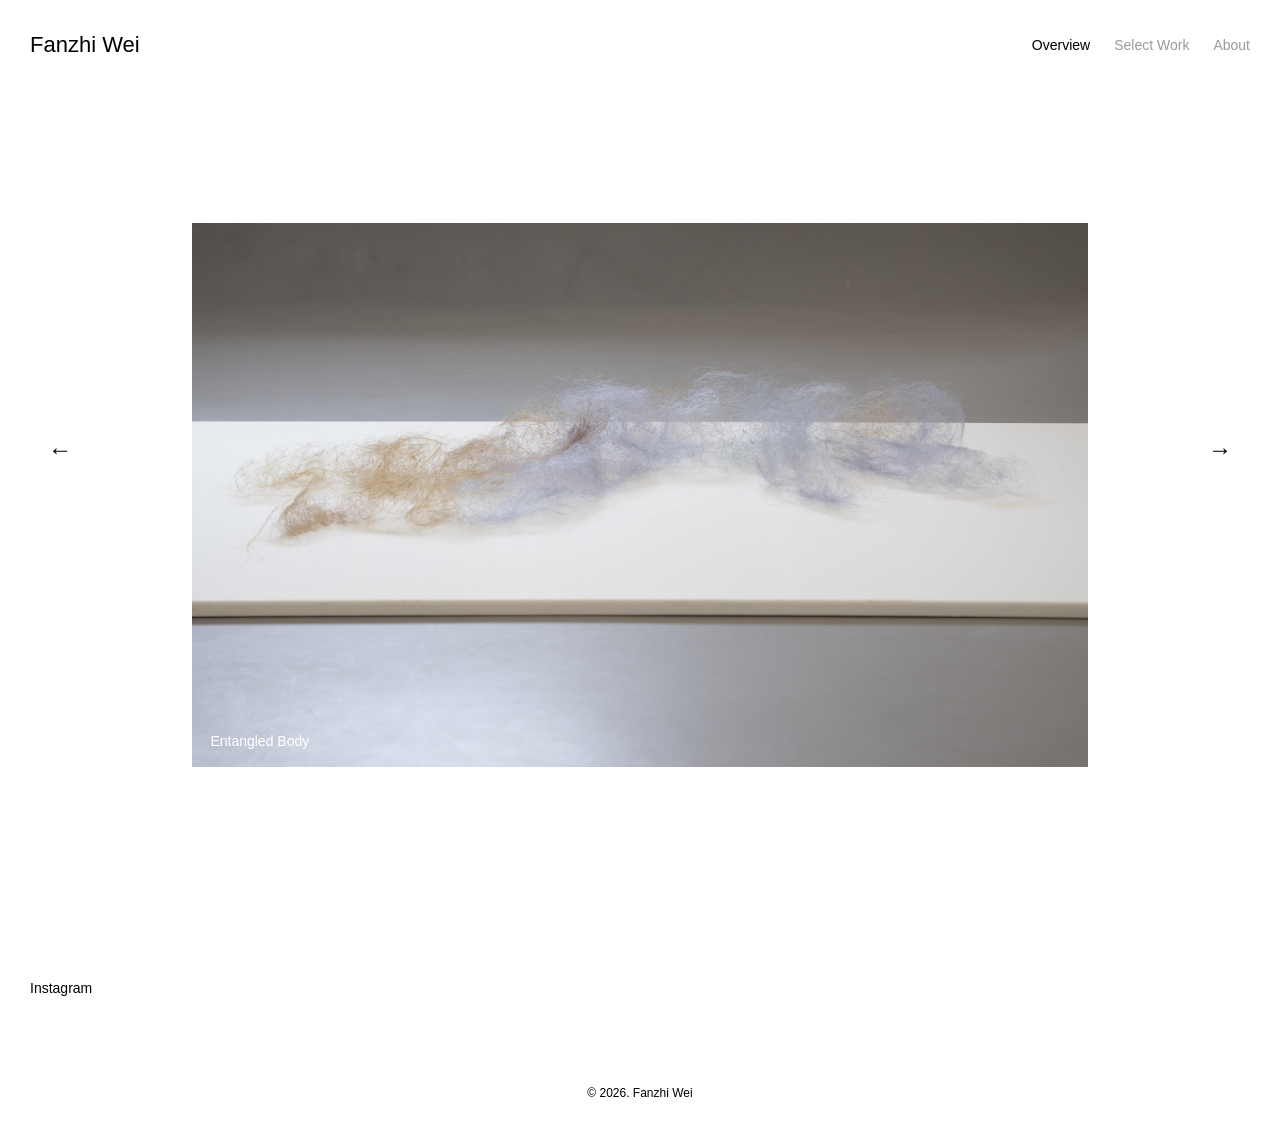
<file: index.html>
<!DOCTYPE html>
<html lang="en">
<head>
    <meta charset="UTF-8">
    <meta name="viewport" content="width=device-width, initial-scale=1.0">

    <title>Fanzhi Wei — Artist & Printmaker, London</title>

    <meta
        name="description"
        content="Fanzhi Wei is a London-based artist and printmaker working across printmaking, sculpture, fibre and ceramics. Her practice explores the body, material and traces of presence."
    >

    <link rel="stylesheet" href="style.css">
</head>

<body>

    <!-- Header -->
    <header class="site-header">

        <a href="index.html" class="artist-name">
            Fanzhi Wei
        </a>

        <nav class="main-navigation">

            <a href="index.html" class="active">
                Overview</a>

            <div class="work-menu">
                <a href="select-work.html" class="work-link">
    
                    Select Work

                </a>

                <div class="work-dropdown">

    <a href="entangled-body.html">
        Entangled Body Series
    </a>

    <a href="a-place-to-grow.html">
        A Place to Grow
    </a>

    <a href="hair-glove.html">
        Hair Glove
    </a>

    <a href="printmaking.html">
        Printmaking
    </a>

    <a href="material-trace.html">
        Material / Trace
    </a>

    <a href="ceramics.html">
        Ceramics
    </a>

</div>
            </div>

            <a href="about.html">About</a>

        </nav>

    </header>


   <!-- Main artwork area -->
<main class="overview">

    <!-- Previous button -->
    <button class="slider-button slider-prev" aria-label="Previous artwork">
        ←
    </button>


    <!-- Artwork slider -->
    <div class="artwork-scroll">



        <!-- Artwork 01 -->
        <article class="overview-artwork">

            <div class="image-container">

                <img
                    src="images/Entangled Body exhibition shooting02.png"
                    alt="Fanzhi Wei, Entangled Body, etching and hair sculpture"
                >

                <div class="artwork-title">
                    Entangled Body
                </div>

            </div>

        </article>

        <!-- Artwork 02 -->
        <article class="overview-artwork">

            <div class="image-container">

                <img
                    src="images/Entangled-Body-35x50cm.jpg"
                    alt="Fanzhi Wei, Entangled Body, etching and hair sculpture"
                >

                <div class="artwork-title">
                    Entangled Body
                </div>

            </div>

        </article>
        <!-- Artwork 03 -->
        <article class="overview-artwork">

            <div class="image-container">

                <img
                    src="images/A-Place-to-Grow-exhibitionshooting01.jpg"
                    alt="Fanzhi Wei, A Place to Grow, hair sculpture"
                >

                <div class="artwork-title">
                    A Place to Grow
                </div>

            </div>

        </article>

        

        <!-- Artwork 04 -->
        <article class="overview-artwork">

            <div class="image-container">

                <img
                    src="images/Hair-Glove-13 x20cm.jpg"
                    alt="Fanzhi Wei, Hair Glove, hair sculpture"
                >

                <div class="artwork-title">
                    Hair Glove
                </div>

            </div>

        </article>

        <!-- Artwork 05 -->
        <article class="overview-artwork">

            <div class="image-container">

                <img
                    src="images/Occupied-Absence.JPG"
                    alt="Fanzhi Wei, Occupied Absence，artwork and fibric work"
                >

                <div class="artwork-title">
                    Occupied Absence
                </div>

            </div>

        </article>


    </div>


    <!-- Next button -->
    <button class="slider-button slider-next" aria-label="Next artwork">
        →
    </button>



</main>

        <!-- Instagram -->
    <a 
        href="https://www.instagram.com/fanzhiweiart/"
        target="_blank"
        class="instagram"
        aria-label="Instagram"
    >
        Instagram
    </a>


    
<script>

document.addEventListener("DOMContentLoaded", function () {

    const artworkScroll =
        document.querySelector(".artwork-scroll");

    const artworks =
        Array.from(
            document.querySelectorAll(".overview-artwork")
        );

    const prevButton =
        document.querySelector(".slider-prev");

    const nextButton =
        document.querySelector(".slider-next");


    if (
        !artworkScroll ||
        artworks.length === 0 ||
        !prevButton ||
        !nextButton
    ) {
        return;
    }


    /* =========================
       Create clones
    ========================= */

    const firstClone =
        artworks[0].cloneNode(true);

    const lastClone =
        artworks[artworks.length - 1].cloneNode(true);


    firstClone.classList.add("slider-clone");

    lastClone.classList.add("slider-clone");


    artworkScroll.appendChild(firstClone);

    artworkScroll.insertBefore(
        lastClone,
        artworkScroll.firstChild
    );


    const allArtworks =
        Array.from(
            artworkScroll.querySelectorAll(
                ".overview-artwork"
            )
        );


    /*
    Original first artwork is now index 1.
    */

    let currentIndex = 1;


    /* =========================
       Initial position
    ========================= */

    function setInitialPosition() {

        allArtworks[currentIndex].scrollIntoView({

            behavior: "instant",

            block: "nearest",

            inline: "center"

        });

    }


    setInitialPosition();


    /* =========================
       Move artwork
    ========================= */

    function moveTo(index) {

        currentIndex = index;


        allArtworks[currentIndex].scrollIntoView({

            behavior: "smooth",

            block: "nearest",

            inline: "center"

        });


        /*
        If moving to the clone,
        correct the position after
        the animation finishes.
        */

        setTimeout(function () {


            /*
            Last clone
            */

            if (currentIndex === 0) {

                currentIndex =
                    artworks.length;

                allArtworks[currentIndex].scrollIntoView({

                    behavior: "instant",

                    block: "nearest",

                    inline: "center"

                });

            }


            /*
            First clone
            */

            if (
                currentIndex ===
                allArtworks.length - 1
            ) {

                currentIndex = 1;

                allArtworks[currentIndex].scrollIntoView({

                    behavior: "instant",

                    block: "nearest",

                    inline: "center"

                });

            }

        }, 450);

    }


    /* =========================
       Next
    ========================= */

    nextButton.addEventListener(
        "click",
        function () {

            moveTo(
                currentIndex + 1
            );

        }
    );


    /* =========================
       Previous
    ========================= */

    prevButton.addEventListener(
        "click",
        function () {

            moveTo(
                currentIndex - 1
            );

        }
    );


    /* =========================
       Mouse wheel
    ========================= */

    artworkScroll.addEventListener(
        "wheel",
        function (event) {

            if (
                Math.abs(event.deltaY) <=
                Math.abs(event.deltaX)
            ) {

                return;

            }


            event.preventDefault();


            if (event.deltaY > 0) {

                moveTo(
                    currentIndex + 1
                );

            } else {

                moveTo(
                    currentIndex - 1
                );

            }

        },
        {
            passive: false
        }
    );

});

</script>
    <footer class="site-footer">
    © 2026. Fanzhi Wei
</footer>
</body>
</html>
</file>
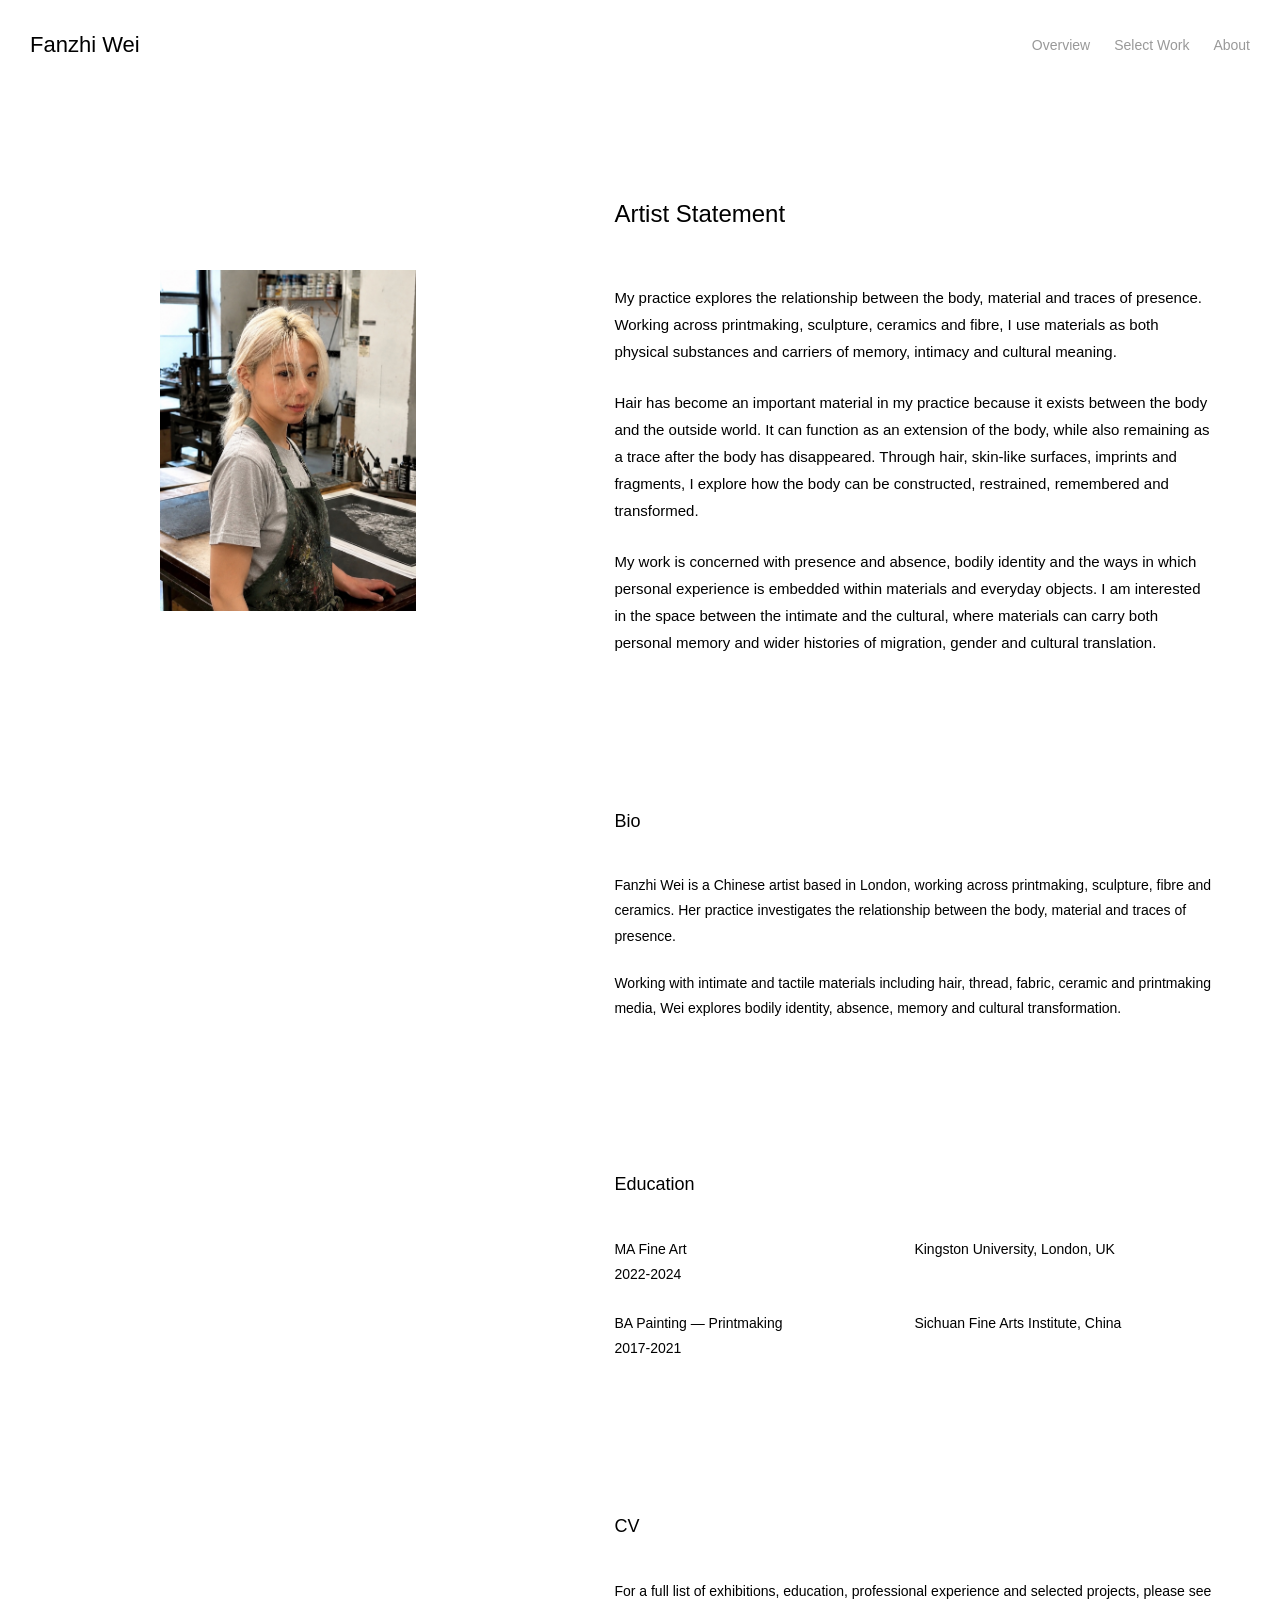
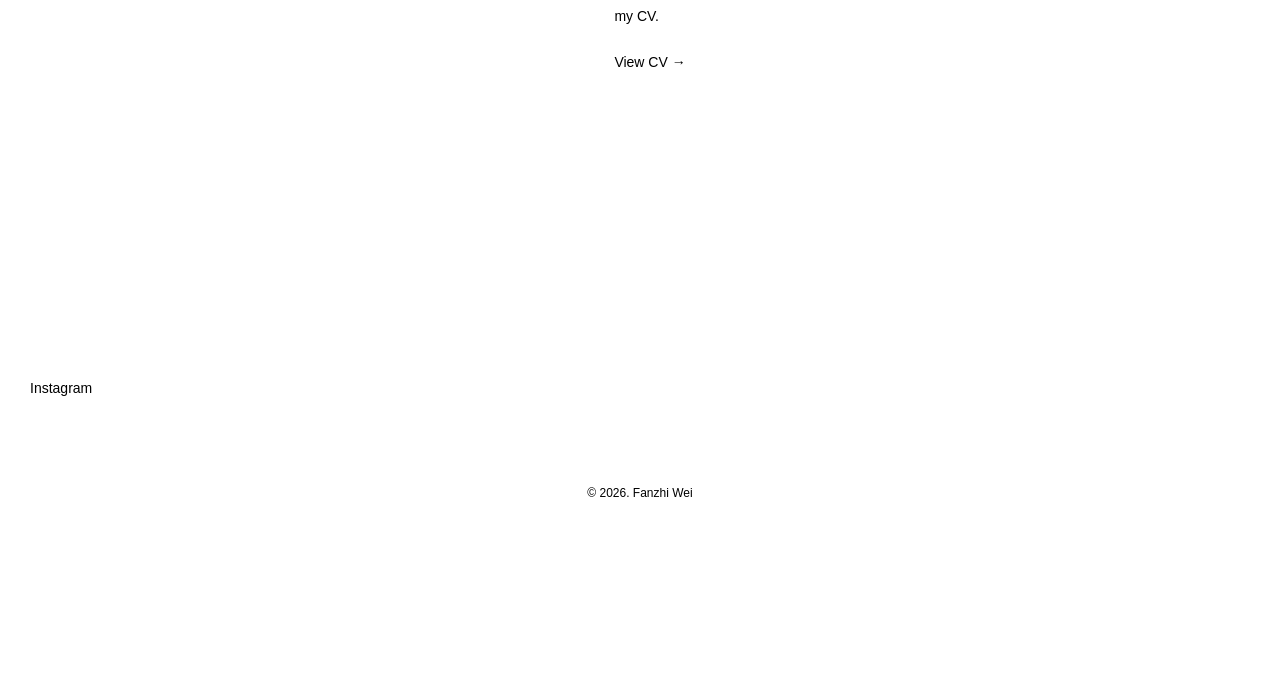
<file: about.html>
<!DOCTYPE html>
<html lang="en">

<head>

    <meta charset="UTF-8">

    <meta
        name="viewport"
        content="width=device-width, initial-scale=1.0"
    >

    <title>About — Fanzhi Wei — Artist & Printmaker, London</title>

    <link
        rel="stylesheet"
        href="style.css"
    >

</head>


<body>


    <!-- Header -->

    <header class="site-header">

        <a
            href="index.html"
            class="artist-name"
        >
            Fanzhi Wei
        </a>


        <nav class="main-navigation">

            <a href="index.html">
                Overview
            </a>


            <div class="work-menu">

                <a
                    href="select-work.html"
                    class="work-link"
                >
                    Select Work
                </a>


                <div class="work-dropdown">

                    <a href="entangled-body.html">
                        Entangled Body Series
                    </a>

                    <a href="a-place-to-grow.html">
                        A Place to Grow
                    </a>

                    <a href="hair-glove.html">
                        Hair Glove
                    </a>

                    <a href="printmaking.html">
                        Printmaking
                    </a>

                    <a href="material-trace.html">
                        Material / Trace
                    </a>

                    <a href="ceramics.html">
                        Ceramics
                    </a>

                </div>

            </div>


            <a href="about.html">About</a>

        </nav>

    </header>



    <!-- About Page -->

    <main class="about-page">


        <main class="about-page">

    <div class="about-layout">

        <!-- Artist Photo -->

        <div class="about-photo">

            <img
                src="images/fanzhhi.jpg"
                alt="Fanzhi Wei"
            >

        </div>


        <!-- About Content -->

        <div class="about-content">


            <!-- Artist Statement -->

            <section class="about-section artist-statement-section">

                <h1>
                    Artist Statement
                </h1>


                <div class="about-statement">

                    <p>
                        My practice explores the relationship between the body,
                        material and traces of presence. Working across
                        printmaking, sculpture, ceramics and fibre, I use
                        materials as both physical substances and carriers of
                        memory, intimacy and cultural meaning.
                    </p>


                    <p>
                        Hair has become an important material in my practice
                        because it exists between the body and the outside
                        world. It can function as an extension of the body,
                        while also remaining as a trace after the body has
                        disappeared. Through hair, skin-like surfaces,
                        imprints and fragments, I explore how the body can be
                        constructed, restrained, remembered and transformed.
                    </p>


                    <p>
                        My work is concerned with presence and absence, bodily
                        identity and the ways in which personal experience is
                        embedded within materials and everyday objects. I am
                        interested in the space between the intimate and the
                        cultural, where materials can carry both personal
                        memory and wider histories of migration, gender and
                        cultural translation.
                    </p>

                </div>

            </section>


            <!-- Bio -->

            <section class="about-section">

                <h2>
                    Bio
                </h2>

                <div class="about-text">

                    <p>
                        Fanzhi Wei is a Chinese artist based in London, working
                        across printmaking, sculpture, fibre and ceramics.
                        Her practice investigates the relationship between the
                        body, material and traces of presence.
                    </p>

                    <p>
                        Working with intimate and tactile materials including
                        hair, thread, fabric, ceramic and printmaking media,
                        Wei explores bodily identity, absence, memory and
                        cultural transformation.
                    </p>

                </div>

            </section>


            <!-- Education -->

            <section class="about-section">

                <h2>
                    Education
                </h2>

                <div class="about-list">

                    <div class="about-list-item">

                        <strong>
                            MA Fine Art
                        </strong>

                        <span>
                            Kingston University, London, UK
                        </span>


                        <span>
                           2022-2024
                        </span>

                    </div>

                    <div class="about-list-item">

                        <strong>
                            BA Painting — Printmaking
                        </strong>

                        <span>
                            Sichuan Fine Arts Institute, China
                        </span>


                        <span>
                            2017-2021
                        </span>



                    </div>

                </div>

            </section>


           


            <!-- CV -->

            <section class="about-section cv-section">

                <h2>
                    CV
                </h2>

                <div class="cv-content">

                    <p>
                        For a full list of exhibitions, education,
                        professional experience and selected projects,
                        please see my CV.
                    </p>

                    <a
                        href="Fanzhicv.pdf"
                        target="_blank"
                        class="cv-link"
                    >
                        View CV →
                    </a>

                </div>

            </section>

        </div>

    </div>

</main>



    <!-- Instagram -->

    <a
        href="https://www.instagram.com/fanzhiweiart/"
        target="_blank"
        class="instagram"
        aria-label="Instagram"
    >
        Instagram
    </a>

<footer class="site-footer">
    © 2026. Fanzhi Wei
</footer>

</body>

</html>
</file>
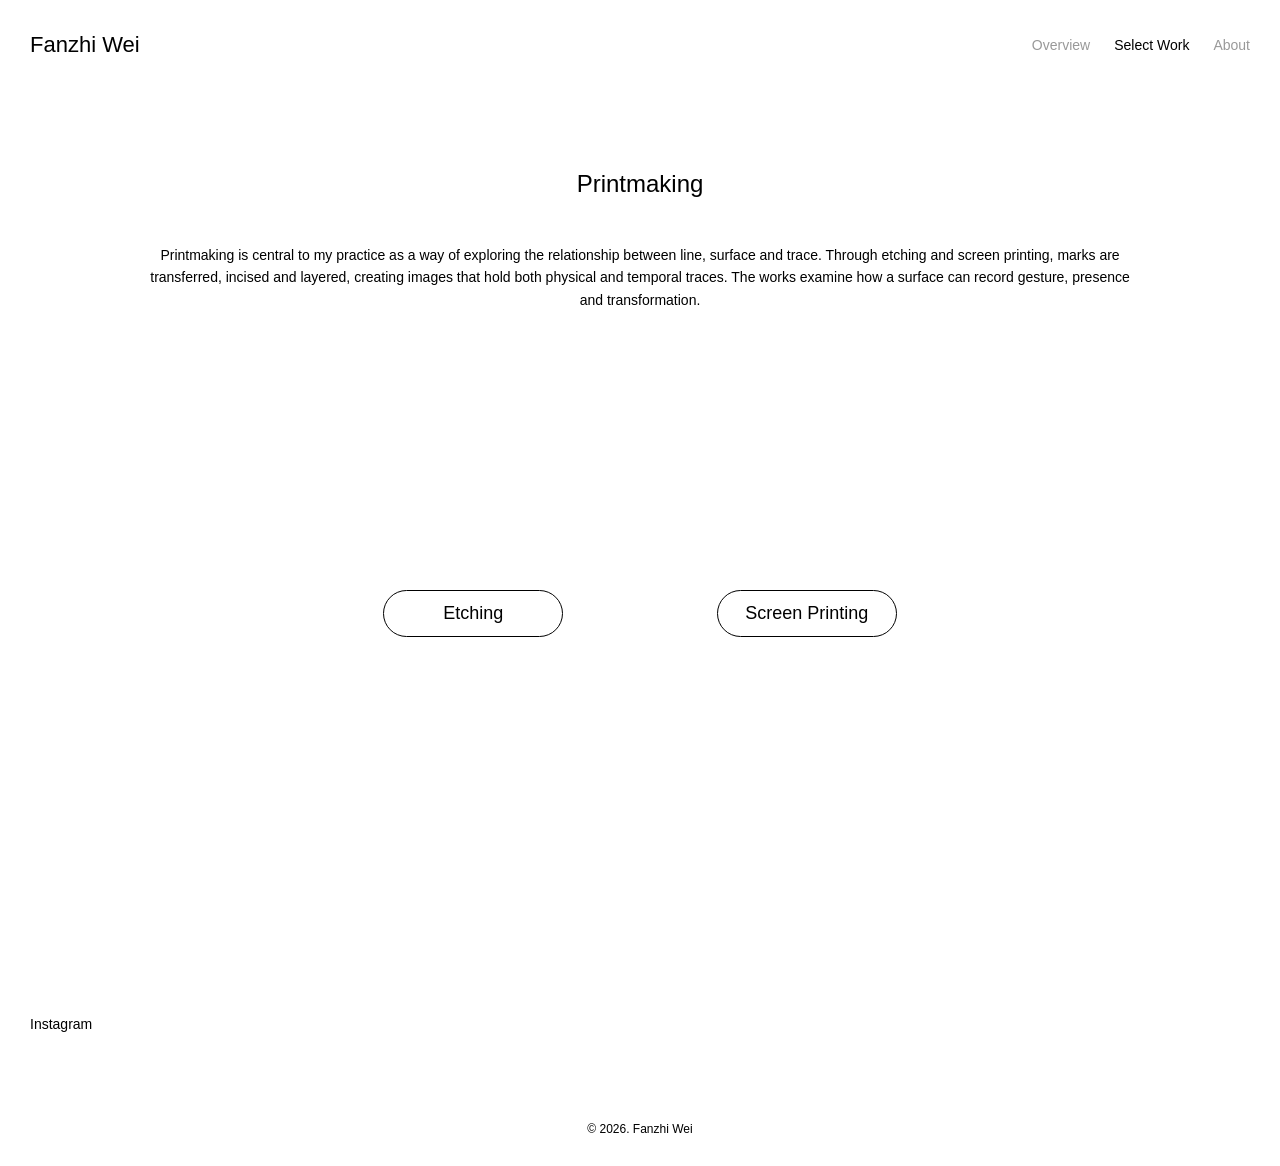
<file: printmaking.html>
<!DOCTYPE html>
<html lang="en">

<head>

    <meta charset="UTF-8">

    <meta name="viewport" content="width=device-width, initial-scale=1.0">

    <title>Printmaking — Fanzhi Wei</title>

    <link rel="stylesheet" href="style.css">

</head>


<body>


    <!-- Header -->

    <header class="site-header">

        <a href="index.html" class="artist-name">
            Fanzhi Wei
        </a>


        <nav class="main-navigation">

            <a href="index.html">
                Overview
            </a>


            <div class="work-menu">

               <a href="selectwork.html" class="active">Select Work</a>


                <div class="work-dropdown">

                    <a href="entangled-body.html">
                        Entangled Body
                    </a>

                    <a href="a-place-to-grow.html">
                        A Place to Grow
                    </a>

                    <a href="hair-glove.html">
                        Hair Glove
                    </a>

                    <a href="printmaking.html">
                        Printmaking
                    </a>

                    <a href="ceramics.html">
                        Ceramics
                    </a>

                    <a href="material-trace.html">
                        Material / Trace
                    </a>

                </div>

            </div>


            <a href="about.html">
                About
            </a>

        </nav>

    </header>



    <!-- Project -->

    <main class="project-page">


        <!-- Project Header -->

        <section class="project-header">

            <h1>
                Printmaking
            </h1>


            <div class="project-statement">

                <p>
                    Printmaking is central to my practice as a way of
                    exploring the relationship between line, surface
                    and trace. Through etching and screen printing,
                    marks are transferred, incised and layered,
                    creating images that hold both physical and temporal
                    traces. The works examine how a surface can record
                    gesture, presence and transformation.
                </p>

            </div>

        </section>



        <!-- Printmaking Categories -->

        <section class="printmaking-categories">


            <a href="printmaking/etching.html"
               class="printmaking-category">

                Etching

            </a>


            <a href="printmaking/screen-printing.html"
               class="printmaking-category">

                Screen Printing

            </a>


        </section>


    </main>



    <!-- Instagram -->

    <a
        href="https://www.instagram.com/fanzhiweiart/"
        target="_blank"
        class="instagram"
        aria-label="Instagram"
    >
        Instagram
    </a>

<footer class="site-footer">
    © 2026. Fanzhi Wei
</footer>
</body>

</html>
</file>
<file: style.css>
/* =========================
   Basic settings
========================= */

* {
    box-sizing: border-box;
}

html,
body {
    margin: 0;
   font-family: Arial, Helvetica, sans-serif;
    padding: 0;
    width: 100%;
    min-height: 100%;
}

body {
    background: white;
    color: black;
    font-family: Arial, Helvetica, sans-serif;
    font-size: 14px;
}


/* =========================
   Header
========================= */

.site-header {
    position: fixed;
    top: 0;
    left: 0;

    width: 100%;
    height: 90px;

    padding: 0 30px;

    display: flex;
    align-items: center;
    justify-content: space-between;

    z-index: 100;
}


/* Artist name */

.artist-name {
    color: black;
    text-decoration: none;

    font-size: 22px;
    line-height: 1;
}


/* Navigation */

.main-navigation {
    display: flex;
    align-items: center;
    gap: 24px;
}

.work-dropdown {
    font-size: 14px;
}

.main-navigation a {
    color: #999;
    text-decoration: none;
    white-space: nowrap;
}
.main-navigation a.active {
    color: black;
}

.main-navigation a:hover {
    opacity: 0.5;
}


.work-menu {
    position: relative;
}

.work-dropdown {
    position: absolute;

    top: 100%;
    right: 0;

    display: flex;
    flex-direction: column;

    gap: 8px;

    min-width: 180px;

    padding: 14px 16px;

    background: rgba(255, 255, 255, 0.788);

    border: 1px solid rgba(0, 0, 0, 0.3);

    opacity: 0;
    visibility: hidden;
    pointer-events: none;

    transform: translateY(-5px);

    transition:
        opacity 0.2s ease,
        transform 0.2s ease,
        visibility 0.2s ease;

    z-index: 200;
}

.work-menu:hover .work-dropdown {
    opacity: 1;
    visibility: visible;
    pointer-events: auto;

    transform: translateY(0);
}

.work-dropdown a {
    display: block;

    color: black;
    text-decoration: none;
    white-space: nowrap;
}

.work-dropdown a:hover {
    opacity: 0.5;
}


/* =========================
   Overview
========================= */

.overview {
    position: relative;

    width: 100%;
    height: 100vh;

    overflow: hidden;
}


/* =========================
   Slider buttons
========================= */

.slider-button {
    position: absolute;

    top: 50%;

    transform: translateY(-50%);

    z-index: 50;

    width: 50px;
    height: 50px;

    border: none;

    background: transparent;

    color: black;

    font-family: Arial, Helvetica, sans-serif;
    font-size: 24px;

    cursor: pointer;

    display: flex;
    align-items: center;
    justify-content: center;

    padding: 0;
}

.slider-button:hover {
    opacity: 0.5;
}


.slider-prev {
    left: 35px;
}

.slider-next {
    right: 35px;
}


/* =========================
   Homepage Artwork Slider
========================= */

.artwork-scroll {
    position: absolute;

    top: 90px;
    left: 0;

    width: 100%;
    height: calc(100% - 90px);

    display: flex;
    align-items: center;

    gap: 8vw;

    overflow-x: auto;
    overflow-y: hidden;

    padding-left: 10vw;
    padding-right: 10vw;

    scroll-snap-type: x mandatory;

    scrollbar-width: none;
}

.artwork-scroll::-webkit-scrollbar {
    display: none;
}


/* =========================
   Each Homepage Artwork
========================= */

.overview-artwork {
    position: relative;

    flex: 0 0 100%;

    height: 100%;

    display: flex;
    align-items: center;
    justify-content: center;

    scroll-snap-align: center;
}


/* =========================
   Homepage Image Container
========================= */

.image-container {
    position: relative;

    max-width: 70vw;
    max-height: 70vh;

    display: inline-block;
}


/* =========================
   Homepage Artwork Image
========================= */

.overview-artwork img {
    display: block;

    max-width: 70vw;
    max-height: 70vh;

    width: auto;
    height: auto;

    object-fit: contain;
}


/* =========================
   Artwork title
========================= */

.artwork-title {
    position: absolute;

    left: 18px;
    bottom: 18px;

    color: white;

    font-size: 14px;
    line-height: 1.2;

    z-index: 2;

    pointer-events: none;
}


/* =========================
   Instagram
========================= */

.instagram {
    position: relative;

    display: block;

    left: auto;
    bottom: auto;

    margin: 80px 30px 30px;

    color: black;
    text-decoration: none;

    font-size: 14px;

    z-index: 100;
}

.instagram:hover {
    opacity: 0.5;
}


/* =========================
   Select Work Page
========================= */

.select-work-page {
    width: 100%;
    min-height: 100vh;

    padding-top: 150px;
    padding-bottom: 100px;

    display: flex;
    justify-content: center;
}


.project-list {
    width: 80vw;

    display: flex;
    flex-direction: column;

    align-items: center;

    gap: 22px;
}


.project-link {
    color: black;

    text-decoration: none;

    font-size: 14px;

    line-height: 1.3;

    transition: opacity 0.2s ease;
}


.project-link:hover {
    opacity: 0.45;
}


/* =========================
   Project Page
========================= */

.project-page {
    width: 100%;

    padding-top: 130px;
    padding-bottom: 120px;
}


/* =========================
   Project Header
========================= */

.project-header {
    width: 100%;

    text-align: center;

    padding: 40px 20px 100px;
}


.project-header h1 {
    margin: 0;

    font-size: 24px;

    font-weight: normal;

    line-height: 1.2;
}


.project-statement {
    width: 85vw;
    max-width: 1000px;

    margin: 45px auto 0;
}


.project-statement p {
    margin: 0;

    font-size: 14px;

    line-height: 1.6;
}


/* =========================
   Project Images
========================= */

.project-images {
    width: 100%;

    display: flex;
    flex-direction: column;

    align-items: center;

    gap: 160px;

    padding: 0 5vw;
}


.project-image {
    margin: 0;

    width: 100%;

    display: flex;
    flex-direction: column;

    align-items: center;
}


.project-image figcaption {
    width: 70vw;

    margin-top: 12px;

    font-size: 11px;

    line-height: 1.5;

    text-align: left;

    color: black;
}


.project-image:has(.portrait-image) figcaption {
    width: 60vw;
}


.project-image img {
    display: block;

    width: 70vw;

    height: auto;

    object-fit: contain;
}


.project-image img.portrait-image {
    width: 60vw;
}


/* =========================
   Artwork Information
========================= */

.artwork-information {
    width: 100%;

    max-width: 700px;

    margin: 150px auto 0;

    padding: 0 20px;
}


.artwork-information h2 {
    margin: 0 0 40px;

    font-size: 16px;

    font-weight: normal;
}


.artwork-info-item p {
    margin: 0 0 8px;

    font-size: 14px;

    line-height: 1.5;
}


/* =========================
   Fullscreen Image Viewer
========================= */

.image-lightbox {
    position: fixed;
    inset: 0;

    width: 100vw;
    height: 100vh;

    background: rgba(255, 255, 255, 0.96);

    display: flex;
    align-items: center;
    justify-content: center;

    padding: 20px;

    z-index: 99999;

    opacity: 0;
    visibility: hidden;

    pointer-events: none;

    transition: opacity 0.2s ease;

    cursor: zoom-out;
}


.image-lightbox.active {
    opacity: 1;
    visibility: visible;
    pointer-events: auto;
}


.image-lightbox img {
    display: block !important;

    width: auto !important;
    height: auto !important;

    max-width: 130vw !important;
    max-height: 130vh !important;

    object-fit: contain;

    cursor: zoom-out;
}


/* =========================
   Printmaking Categories
========================= */

.printmaking-categories {
    width: 100%;

    min-height: 45vh;

    display: flex;

    align-items: center;
    justify-content: center;

    gap: 12vw;
}


.printmaking-category {
    display: flex;

    align-items: center;
    justify-content: center;

    min-width: 180px;
    padding: 12px 24px;

    border: 1px solid black;
    border-radius: 30px;

    color: black;
    text-decoration: none;

    font-size: 18px;

    transition: opacity 0.2s ease;
}


.printmaking-category:hover {
    opacity: 0.5;
}   



/* =========================
   Material / Trace
   Detail Image Groups
========================= */

.detail-image-grid {
    width: 70%;

    margin: 0 auto;

    display: flex;
    flex-direction: column;

    gap: 120px;
}


/* Two images in each group */

.detail-image-pair {
    width: 100%;

    display: grid;
    grid-template-columns: repeat(2, minmax(0, 1fr));

    column-gap: 50px;
}


/* Individual image */

.detail-image {
    width: 100%;
    margin: 0;
}


.detail-image img {
    display: block;

    width: 100%;
    height: auto;

    object-fit: contain;
}


/* Information below each pair */

.detail-caption {
    width: 100%;

    margin-top: 12px;

    font-size: 11px;

    line-height: 1.5;

    text-align: left;
}
/* =========================
   Global Image Lightbox
========================= */

.lightbox-image {
    max-width: 90vw;
    max-height: 90vh;

    width: auto;
    height: auto;

    object-fit: contain;

    cursor: grab;

    user-select: none;

    -webkit-user-drag: none;

    transform-origin: center center;
}


.lightbox-image.dragging {
    cursor: grabbing;
}


body.lightbox-open {
    overflow: hidden;
}


/* =========================
   Screen Printing Image Zoom
========================= */

.screenprint-image {
    position: relative;

    z-index: 1;

    cursor: zoom-in;

    transition: transform 0.25s ease;

    transform-origin: center center;

    user-select: none;

    -webkit-user-drag: none;
}


.screenprint-image.zoomed {
    z-index: 9999;

    cursor: grab;

    transform: scale(2.5);
}


.screenprint-image.zoomed.dragging {
    z-index: 10000;

    cursor: grabbing;
}


/* =========================
   About Page
========================= */

.about-page {
    width: 100%;

    padding-top: 100px;
    padding-bottom: 150px;
}


/* =========================
   About Layout
========================= */

.about-layout {
    width: 90vw;

    margin: 0 auto;

    display: grid;

    grid-template-columns: 35vw 1fr;

    column-gap: 8vw;

    align-items: start;
}


/* =========================
   Artist Photo
========================= */

.about-photo {
    width: 35vw;

    display: flex;

    justify-content: center;
    align-items: flex-start;

    padding-top: 70px;
}


.about-photo img {
    display: block;

    width: 20vw;

    max-width: 300px;

    height: auto;

    object-fit: contain;
}


/* =========================
   About Content
========================= */

.about-content {
    width: 100%;
}


.about-section {
    width: 100%;

    margin: 0;

    padding-bottom: 130px;
}


.about-section h1,
.about-section h2 {
    margin: 0;

    font-weight: normal;
}


.about-section h1 {
    font-size: 24px;

    line-height: 1.2;

    margin-bottom: 55px;
}


.about-section h2 {
    font-size: 18px;

    line-height: 1.3;

    margin-bottom: 40px;
}


/* =========================
   Artist Statement
========================= */

.about-statement {
    max-width: 750px;
}


.about-statement p {
    margin: 0 0 24px;

    font-size: 15px;

    line-height: 1.8;
}


/* =========================
   Bio
========================= */

.about-text {
    max-width: 700px;
}


.about-text p {
    margin: 0 0 22px;

    font-size: 14px;

    line-height: 1.8;
}


/* =========================
   Education / Lists
========================= */

.about-list {
    width: 100%;
}


.about-list-item {
    display: grid;

    grid-template-columns: 260px 1fr;

    column-gap: 40px;

    margin-bottom: 24px;

    font-size: 14px;

    line-height: 1.8;
}


.about-list-item strong {
    font-weight: normal;
}


/* =========================
   Exhibitions
========================= */

.exhibition-item {
    display: grid;

    grid-template-columns: 80px 1fr;

    column-gap: 30px;

    margin-bottom: 22px;

    font-size: 14px;

    line-height: 1.8;
}


/* =========================
   CV
========================= */

.cv-section {
    padding-bottom: 80px;
}


.cv-content {
    max-width: 600px;
}


.cv-content p {
    margin: 0 0 25px;

    font-size: 14px;

    line-height: 1.8;
}


.cv-link {
    color: black;

    text-decoration: none;

    font-size: 14px;
}


.cv-link:hover {
    opacity: 0.5;
}


/* =========================================================
   TABLET / iPAD
   701px – 1100px
========================================================= */

@media (min-width: 701px) and (max-width: 1100px) {

    /* =========================
       Header
    ========================= */

    .site-header {
        position: static;

        height: 90px;

        padding: 0 30px;
    }


    /* =========================
       Navigation
    ========================= */

    .main-navigation {
        gap: 18px;

        font-size: 13px;
    }


    /* =========================
       Instagram
    ========================= */

    .instagram {
        position: relative;

        display: block;

        left: auto;
        bottom: auto;

        margin: 40px 30px 25px;

        font-size: 14px;
    }


    /* =========================
       Project Page
    ========================= */

    .project-page {
        padding-top: 60px;

        padding-bottom: 100px;
    }


    .project-header {
        padding: 40px 30px 80px;
    }


    .project-statement {
        width: 80vw;
    }


    /* =========================
       Project Images
    ========================= */

    .project-images {
        gap: 120px;

        padding: 0 5vw;
    }


    .project-image img {
        width: 80vw;
    }


    .project-image figcaption {
        width: 80vw;
    }


    .project-image img.portrait-image {
        width: 55vw;
    }


    .project-image:has(.portrait-image) figcaption {
        width: 55vw;
    }


    /* =========================
       Material / Trace
    ========================= */

    .detail-image-grid {
        width: 80%;

        column-gap: 35px;

        row-gap: 100px;
    }
}


/* =========================================================
   MOBILE
   700px and below
========================================================= */

@media (max-width: 700px) {

    /* =========================
       Header
    ========================= */

    .site-header {
        position: static;

        width: 100%;

        height: auto;

        min-height: 90px;

        padding: 25px 18px;

        display: flex;

        flex-direction: column;

        align-items: center;

        justify-content: center;

        gap: 22px;

        z-index: 100;
    }


    /* =========================
       Artist Name
    ========================= */

    .artist-name {
        font-size: 24px;
    }


    /* =========================
       Navigation
    ========================= */

    .main-navigation {
        gap: 10px;

        font-size: 12px;

        flex-wrap: wrap;

        justify-content: center;
    }


    /* =========================
       Dropdown
    ========================= */

    .work-dropdown {
        right: 50%;

        transform:
            translateX(50%)
            translateY(-5px);

        min-width: 170px;
    }


    .work-menu:hover .work-dropdown {
        transform:
            translateX(50%)
            translateY(0);
    }


    /* =========================
       Instagram
    ========================= */

    .instagram {
        position: relative;

        display: block;

        left: auto;
        bottom: auto;

        margin: 50px 18px 25px;

        font-size: 13px;
    }


    /* =========================
   Overview / Homepage
========================= */

.overview {
    position: relative;

    width: 100%;

    /*
       Header occupies its own space.
       Overview fills the remaining screen.
    */
    height: calc(100vh - 90px);

    overflow: hidden;
}


.artwork-scroll {
    position: absolute;

    top: 0;
    left: 0;

    width: 100%;
    height: 100%;

    padding-left: 0;
    padding-right: 0;

    gap: 0;

    overflow-x: auto;
    overflow-y: hidden;

    scroll-snap-type: x mandatory;
}


.overview-artwork {
    flex: 0 0 100vw;

    width: 100vw;
    height: 100%;

    scroll-snap-align: center;
}


.image-container {
    width: 100vw;

    max-width: none;
    max-height: none;

    display: flex;

    align-items: center;
    justify-content: center;
}


.overview-artwork img {
    display: block;

    width: 100vw;

    max-width: 100vw;

    /*
       Image stays inside the area BELOW header.
    */
    max-height: calc(100vh - 90px);

    height: auto;

    object-fit: contain;
}


/* =========================
   Hide Homepage Arrows
========================= */

.slider-button {
    display: none;
}


    /* =====================================================
       Select Work
    ===================================================== */

    .select-work-page {
        padding-top: 60px;

        padding-bottom: 80px;
    }


    .project-list {
        width: 85vw;

        gap: 20px;
    }


    .project-link {
        font-size: 14px;
    }


    /* =====================================================
       Project Page
    ===================================================== */

    .project-page {
        padding-top: 40px;

        padding-bottom: 80px;
    }


    /* =========================
       Project Header
    ========================= */

    .project-header {
        padding: 35px 18px 70px;
    }


    .project-header h1 {
        font-size: 20px;
    }


    .project-statement {
        width: 90vw;

        margin-top: 35px;
    }


    .project-statement p {
        font-size: 13px;

        line-height: 1.65;
    }


    /* =========================
       Project Images
    ========================= */

    .project-images {
        width: 100%;

        gap: 100px;

        padding: 0;
    }


    .project-image {
        width: 100%;

        max-width: none;

        margin: 0;
    }


    .project-image img {
        width: 80vw;

        max-width: 80vw;

        height: auto;

        display: block;
    }


    .project-image figcaption {
        width: 80vw;

        margin-top: 10px;

        font-size: 10px;

        line-height: 1.5;
    }


    .project-image img.portrait-image {
        width: 80vw;

        max-width: 80vw;
    }


    .project-image:has(.portrait-image) figcaption {
        width: 80vw;
    }


    /* =====================================================
       Material / Trace
    ===================================================== */

    .detail-image-grid {
        width: 80vw;

        grid-template-columns: 1fr;

        column-gap: 0;

        row-gap: 80px;
    }


    .detail-image {
        width: 100% !important;

        margin: 0 !important;
    }


    .detail-image img {
        width: 100%;

        height: auto;
    }


    /* =====================================================
       Printmaking Categories
    ===================================================== */

    .printmaking-categories {
        min-height: 40vh;

        flex-direction: column;

        gap: 35px;
    }


    .printmaking-category {
        font-size: 16px;
    }


    /* =====================================================
       Artwork Information
    ===================================================== */

    .artwork-information {
        margin-top: 100px;

        padding: 0 20px;
    }


    .artwork-information h2 {
        font-size: 15px;

        margin-bottom: 30px;
    }


    .artwork-info-item p {
        font-size: 13px;
    }


    /* =====================================================
       About
    ===================================================== */

    .about-page {
        padding-top: 50px;

        padding-bottom: 80px;
    }


    .about-layout {
        width: 88vw;

        display: flex;

        flex-direction: column;
    }


    .about-photo {
        width: 100%;

        padding-top: 20px;

        padding-bottom: 70px;

        justify-content: center;
    }


    .about-photo img {
        width: 45vw;

        max-width: 220px;
    }


    .about-content {
        width: 100%;
    }


    .about-section {
        padding-bottom: 90px;
    }


    .about-section h1 {
        font-size: 20px;

        margin-bottom: 40px;
    }


    .about-section h2 {
        font-size: 16px;

        margin-bottom: 30px;
    }


    .about-statement p {
        font-size: 14px;

        line-height: 1.65;
    }


    .about-list-item {
        grid-template-columns: 1fr;

        row-gap: 5px;
    }


    .exhibition-item {
        grid-template-columns: 60px 1fr;

        column-gap: 20px;
    }
}
.site-footer {
    width: 100%;
    text-align: center;
    padding: 60px 0 30px;
    font-size: 12px;
}
</file>
